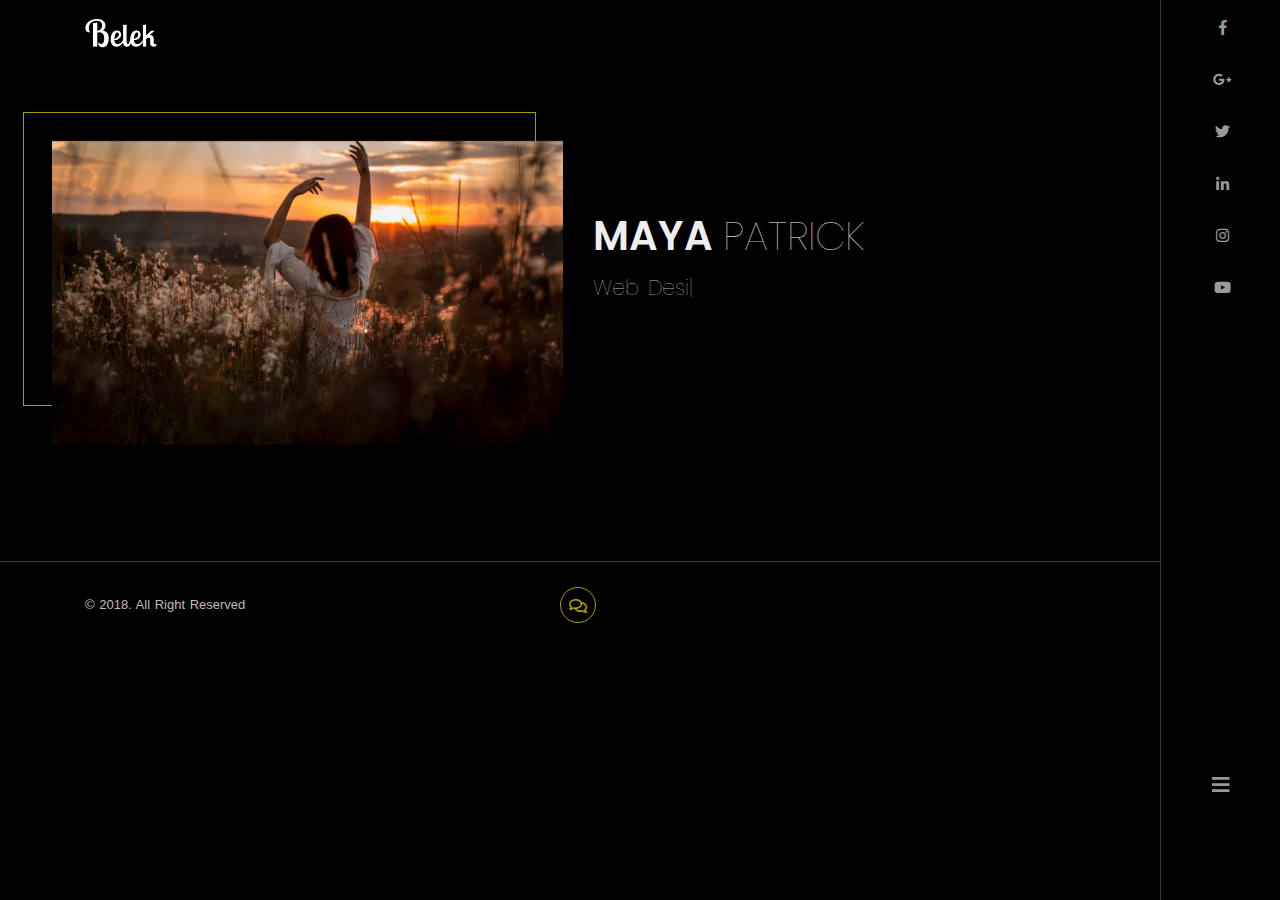
<file: index.html>
<!DOCTYPE HTML>
<html lang="en-US">
   <head>
      <meta charset="UTF-8">
      <title>MAYA</title>
      <!-- Google font -->
      <link href="https://fonts.googleapis.com/css?family=Poppins:400,500i,600" rel="stylesheet">
      <link rel="stylesheet" href="assets/css/fontawesome-all.min.css" />
      <!-- Owl Carousel -->
      <link rel="stylesheet" href="assets/css/owl.carousel.min.css" />
      <!-- Magnific Popup -->
      <link rel="stylesheet" href="assets/css/magnific-popup.css" />
      <!-- Bar Filler -->
      <link rel="stylesheet" href="assets/css/barfiller.css" />
      <!-- Animate Css -->
      <link rel="stylesheet" href="assets/css/animate.min.css" />
      <!-- Bootstrap Css -->
      <link rel="stylesheet" href="assets/css/bootstrap.min.css" />
      <!-- Main Css -->
      <link rel="stylesheet" href="assets/css/style.css" />
      <link rel="stylesheet" type="text/css" href="assets/css/responsive.css" media="all" />
   </head>
   <body>
		<!-- Start Header Section Area -->
		<header class="header_area">
			<div class="container">
				<div class="header_logo">
					<a href=""><img src="assets/images/logo (1).png" alt="" /></a>
				</div>
				<div class="header_sidebar">
					<div class="social">
						<ul>
							<li><a href=""><i class="fab fa-facebook-f"></i></a></li>
							<li><a href=""><i class="fab fa-google-plus-g"></i></a></li>
							<li><a href=""><i class="fab fa-twitter"></i></a></li>
							<li><a href=""><i class="fab fa-linkedin-in"></i></a></li>
							<li><a href=""><i class="fab fa-instagram"></i></a></li>
							<li><a href=""><i class="fab fa-youtube"></i></a></li>
						</ul>
					</div>
					<div class="header_menu">
						<h5 type="button" data-toggle="collapse" data-target="#collapseExample" aria-expanded="false" aria-controls="collapseExample">
							<i class="fas fa-bars"></i>
							<i class="fas fa-times"></i>
						</h5>
						 <div class="collapse" id="collapseExample">
							<div class="main_menu">
								<div class="header_menu">
									<div class="collapse" id="collapseExample">
										<div class="main_menu">
											<ul>
												<li class="active-nav">
													<a href="index.html">Home</a>
												</li>
												<li>
													<a href="about.html">about</a>
												</li>
												<li>
													<a href="service.html">services</a>
												</li>
												<li>
													<a href="work.html">work</a>
												</li>
												<li>
													<a href="contact.html">contact</a>
												</li>
											</ul>
										</div>
									</div>
								</div>
							</div>
						</div> 
					</div>
				</div>
			</div>
		</header>
		<!-- End Header Section Area -->
		<!-- Start Home Section Area -->
		<section class="home_area tab-content pb-100" id="home_content nav-tabContent" aria-labelledby="home">
			<div class="container">
				<div class="row">
					<div class="col-md-6">
						<div class="home_left">
							<div class="home_left_img">
								
							</div>
						</div>
					</div> 
					
					<div class="col-md-6">
						<div class="home_right">
							<h1>Maya <span>patrick</span></h1>
							<h4><span id="ityped"></span></h4>
						</div>
					</div>
				</div>
			</div>
		</section>
		<!-- End Home Section Area -->
		<!-- Start Footer Section Area -->
		<footer class="footer_area">
			<div class="container">
				<div class="row">
					<div class="col-md-5">
						<div class="footer_left">
							<p>&copy; 2018. All Right Reserved</p>
						</div>
					</div>
					<div class="col-md-7">
						<div class="footer_right">
							<a href=""><i class="far fa-comments"></i></a>
						</div>
					</div>
				</div>
			</div>
		</footer>
		<!-- End Footer Section Area -->
		
      <!-- LinkUp Js -->
      <script type="text/javascript" src="assets/js/jquery-1.12.4.min.js"></script>
      <script type="text/javascript" src="assets/js/bootstrap.min.js"></script>
      <script type="text/javascript" src="assets/js/popper.min.js"></script>
      <script type="text/javascript" src="assets/js/onepagenav.js"></script>
      <script type="text/javascript" src="assets/js/jquery.magnific-popup.min.js"></script>
	  <script type="text/javascript" src="assets/js/jquery.hover3d.min.js"></script>
      <script type="text/javascript" src="assets/js/ityped.min.js"></script>
      <script type="text/javascript" src="assets/js/active.js"></script> 
   </body>
</html>
</file>
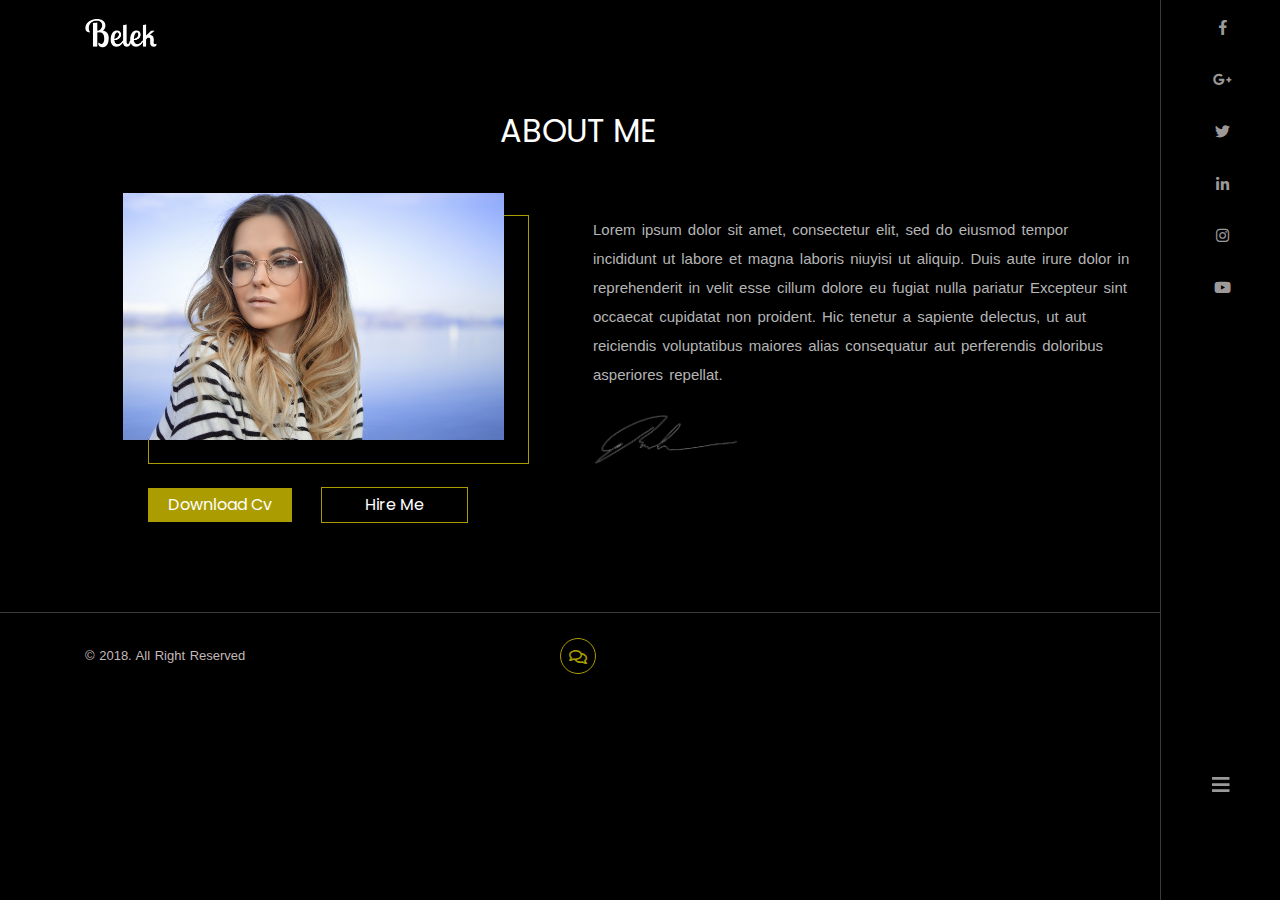
<file: about.html>
<!DOCTYPE HTML>
<html lang="en-US">
   <head>
      <meta charset="UTF-8">
      <title>MAYA</title>
      <!-- Google font -->
      <link href="https://fonts.googleapis.com/css?family=Poppins:400,500i,600" rel="stylesheet">
      <link rel="stylesheet" href="assets/css/fontawesome-all.min.css" />
      <link rel="stylesheet" href="assets/css/animate.min.css" />
      <!-- Bootstrap Css -->
      <link rel="stylesheet" href="assets/css/bootstrap.min.css" />
      <!-- Main Css -->
      <link rel="stylesheet" href="assets/css/style.css" />
      <link rel="stylesheet" type="text/css" href="assets/css/responsive.css" media="all" />
   </head>
   <body>
		<!-- Start Header Section Area -->
		<header class="header_area">
			<div class="container">
				<div class="header_logo">
					<a href=""><img src="assets/images/logo (1).png" alt="" /></a>
				</div>
				<div class="header_sidebar">
					<div class="social">
						<ul>
							<li><a href=""><i class="fab fa-facebook-f"></i></a></li>
							<li><a href=""><i class="fab fa-google-plus-g"></i></a></li>
							<li><a href=""><i class="fab fa-twitter"></i></a></li>
							<li><a href=""><i class="fab fa-linkedin-in"></i></a></li>
							<li><a href=""><i class="fab fa-instagram"></i></a></li>
							<li><a href=""><i class="fab fa-youtube"></i></a></li>
						</ul>
					</div>
					<div class="header_menu">
						<h5 type="button" data-toggle="collapse" data-target="#collapseExample" aria-expanded="false" aria-controls="collapseExample">
							<i class="fas fa-bars"></i>
							<i class="fas fa-times"></i>
						</h5>
						<div class="collapse" id="collapseExample">
							<div class="main_menu">
								<div class="header_menu">
										<!-- <h5 type="button" data-toggle="collapse" data-target="#navbarSupportedContent" aria-expanded="false" aria-controls="navbarSupportedContent">
											<i class="fas fa-bars"></i>
											<i class="fas fa-times"></i>
										</h5>  -->
									<div class="collapse" id="collapseExample">
										<div class="main_menu sticky">
											<ul class="onepage_nav">
												<li>
													<a href="index.html">Home</a>
												</li>
												<li class="active-nav">
													<a href="about.html">about</a>
												</li>
												<li>
													<a href="service.html">services</a>
												</li>
												<li>
													<a href="work.html">work</a>
												</li>
												<li>
													<a href="contact.html">contact</a>
												</li>
											</ul>
										</div>
									</div>
								</div>
							</div>
						</div>
					</div>
				</div>
			</div>
		</header>
		<!-- End Header Section Area -->
		<!--  Start About Section Area  -->
		<section class="home_area about_area pb-100" aria-labelledby="about">
			<div class="container">
				<div class="row">
					<div class="col-xl-12">
						<div class="section_title">
							<h2>about me</h2>
						</div>
					</div>
				</div>
				<div class="row">
					<div class="col-md-6">
						<div class="about_left">
							<div class="about_left_content">
								<div class="about_left_img">
									
								</div>
							</div>
							<a href="" class="blk_btn">download cv</a>
								<a href="" class="border_btn">hire me</a>
						</div>
					</div>
					<div class="col-md-6">
						<div class="about_right">
							<p>
								Lorem ipsum dolor sit amet, consectetur elit, sed do eiusmod tempor incididunt ut labore et magna laboris niuyisi ut aliquip.

								Duis aute irure dolor in reprehenderit in velit esse cillum dolore eu fugiat nulla pariatur Excepteur sint occaecat cupidatat non proident.

								Hic tenetur a sapiente delectus, ut aut reiciendis voluptatibus maiores alias consequatur aut perferendis doloribus asperiores repellat.
							</p>
							<img src="assets/images/signature(1).png" alt="" />
						</div>
					</div>
				</div>
			</div>
		</section>
		
		<!-- End About Section Area -->
		<!-- Start Footer Section Area -->
		<footer class="footer_area">
			<div class="container">
				<div class="row">
					<div class="col-md-5">
						<div class="footer_left">
							<p>&copy; 2018. All Right Reserved</p>
						</div>
					</div>
					<div class="col-md-7">
						<div class="footer_right">
							<a href=""><i class="far fa-comments"></i></a>
						</div>
					</div>
				</div>
			</div>
		</footer>
		<!-- End Footer Section Area -->
      <!-- LinkUp Js -->
      <script type="text/javascript" src="assets/js/jquery-1.12.4.min.js"></script>
      <script type="text/javascript" src="assets/js/bootstrap.min.js"></script>
      <script type="text/javascript" src="assets/js/popper.min.js"></script>
      <script type="text/javascript" src="assets/js/jquery.magnific-popup.min.js"></script>
	  <script type="text/javascript" src="assets/js/jquery.hover3d.min.js"></script>
      <script type="text/javascript" src="assets/js/ityped.min.js"></script>
      <script type="text/javascript" src="assets/js/active.js"></script>
   </body>
</html>
</file>
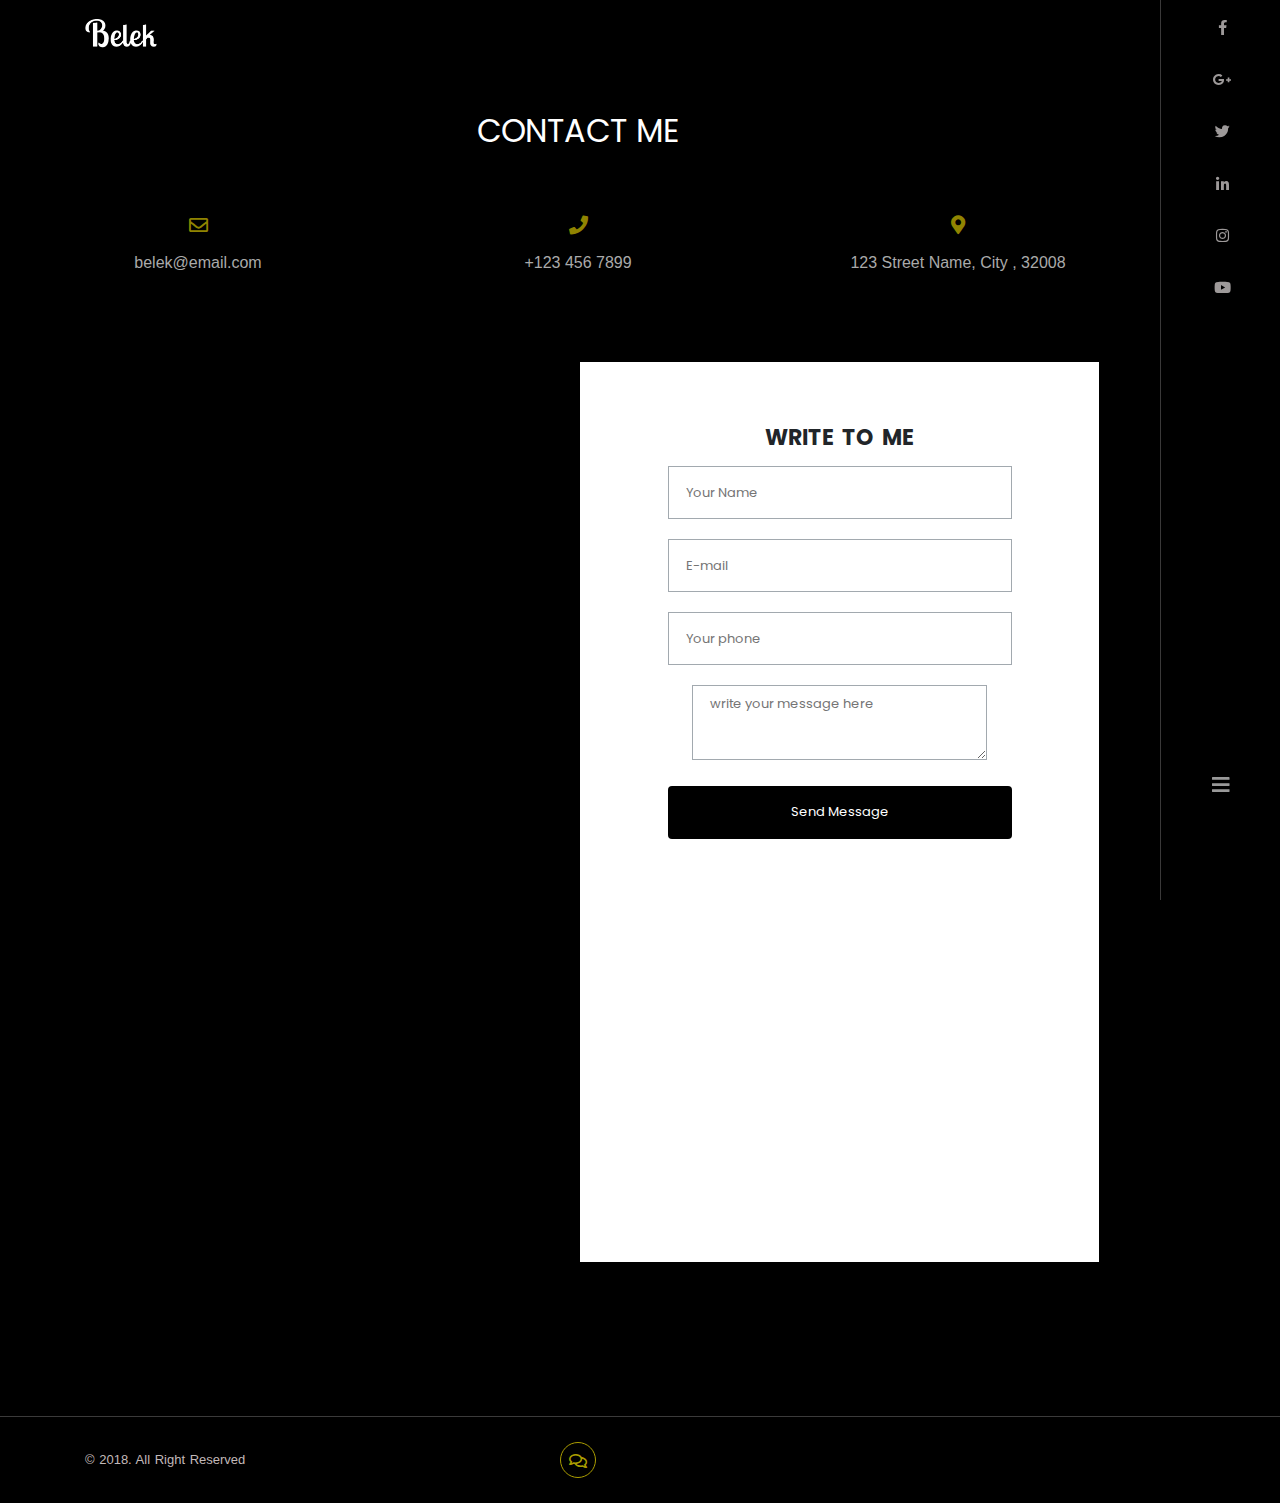
<file: contact.html>
<!DOCTYPE HTML>
<html lang="en-US">
   <head>
      <meta charset="UTF-8">
      <title>MAYA</title>
      <!-- Google font -->
      <link href="https://fonts.googleapis.com/css?family=Poppins:400,500i,600" rel="stylesheet">
      <link rel="stylesheet" href="assets/css/fontawesome-all.min.css" />
      <!-- Owl Carousel -->
      <link rel="stylesheet" href="assets/css/owl.carousel.min.css" />
      <!-- Magnific Popup -->
      <link rel="stylesheet" href="assets/css/magnific-popup.css" />
      <!-- Bar Filler -->
      <link rel="stylesheet" href="assets/css/barfiller.css" />
      <!-- Animate Css -->
      <link rel="stylesheet" href="assets/css/animate.min.css" />
      <!-- Bootstrap Css -->
      <link rel="stylesheet" href="assets/css/bootstrap.min.css" />
      <!-- Main Css -->
      <link rel="stylesheet" href="assets/css/style.css" />
      <link rel="stylesheet" type="text/css" href="assets/css/responsive.css" media="all" />
   </head>
   <body>
		<!-- Start Header Section Area -->
		<header class="header_area">
			<div class="container">
				<div class="header_logo">
					<a href=""><img src="assets/images/logo (1).png" alt="" /></a>
				</div>
				<div class="header_sidebar">
					<div class="social">
						<ul>
							<li><a href=""><i class="fab fa-facebook-f"></i></a></li>
							<li><a href=""><i class="fab fa-google-plus-g"></i></a></li>
							<li><a href=""><i class="fab fa-twitter"></i></a></li>
							<li><a href=""><i class="fab fa-linkedin-in"></i></a></li>
							<li><a href=""><i class="fab fa-instagram"></i></a></li>
							<li><a href=""><i class="fab fa-youtube"></i></a></li>
						</ul>
					</div>
					<div class="header_menu">
						<h5 type="button" data-toggle="collapse" data-target="#collapseExample" aria-expanded="false" aria-controls="collapseExample">
							<i class="fas fa-bars"></i>
							<i class="fas fa-times"></i>
						</h5>
						 <div class="collapse" id="collapseExample">
							<div class="main_menu">
								<div class="header_menu">
									<div class="collapse" id="collapseExample">
										<div class="main_menu sticky">
											<ul>
												<li>
													<a href="index.html">Home</a>
												</li>
												<li>
													<a href="about.html">about</a>
												</li>
												<li>
													<a href="service.html">services</a>
												</li>
												<li>
													<a href="work.html">work</a>
												</li>
												<li class="active-nav">
													<a href="contact.html">contact</a>
												</li>
											</ul>
										</div>
									</div>
								</div>
							</div>
						</div> 
					</div>
				</div>
			</div>
		</header>
		<!-- End Header Section Area -->
		<!-- Start Contact Section Area -->
		<section class="home_area tab-content pb-100" id="home_content nav-tabContent" aria-labelledby="home">
			<div class="container">
				<div class="row">
					<div class="col-md-12">
						<div class="section_title">
							<h2>contact me</h2>
						</div>
					</div>
				</div>
			</div>
			<div class="contact_social">
				<div class="container">
					<div class="row">
						<div class="col-md-4">
							<div class="single_social">
								<i class="far fa-envelope"></i>
								<p>belek@email.com</p>
							</div>
						</div>
						<div class="col-md-4">
							<div class="single_social">
								<i class="fas fa-phone"></i>
								<p>+123 456 7899</p>
							</div>
						</div>
						<div class="col-md-4">
							<div class="single_social">
								<i class="fas fa-map-marker-alt"></i>
								<p>123 Street Name, City , 32008</p>
							</div>
						</div>
					</div>
				</div>
			</div>
			<div class="contact_area">
				<div class="contact_map">
					<iframe src="https://www.google.com/maps/embed?pb=!1m18!1m12!1m3!1d387190.279909073!2d-74.25987368715491!3d40.69767006458873!2m3!1f0!2f0!3f0!3m2!1i1024!2i768!4f13.1!3m3!1m2!1s0x89c24fa5d33f083b%3A0xc80b8f06e177fe62!2sNew+York%2C+NY%2C+USA!5e0!3m2!1sen!2sbd!4v1539339586480" width="600" height="450" frameborder="0" style="border:0" allowfullscreen>
					</iframe>
					<div class="contact_form">
						<h2>WRITE TO ME</h2>
						<form action="">
							<input type="text" name="name" placeholder="Your Name"/>
							<input type="text" name="email" placeholder="E-mail" />
							<input type="text" name="phone" placeholder="Your phone" />
							<textarea name="message" id="" cols="22" rows="3" placeholder="write your message here"></textarea>
							<input type="button" value="send message" />
						</form>
					</div>
				</div>
			</div>
		</section>
		<!-- End Contact Section Area -->
		<!-- Start Footer Section Area -->
		<footer class="footer_area">
			<div class="container">
				<div class="row">
					<div class="col-md-5">
						<div class="footer_left">
							<p>&copy; 2018. All Right Reserved</p>
						</div>
					</div>
					<div class="col-md-7">
						<div class="footer_right">
							<a href=""><i class="far fa-comments"></i></a>
						</div>
					</div>
				</div>
			</div>
		</footer>
		<!-- End Footer Section Area -->
		
      <!-- LinkUp Js -->
      <script type="text/javascript" src="assets/js/jquery-1.12.4.min.js"></script>
      <script type="text/javascript" src="assets/js/bootstrap.min.js"></script>
      <script type="text/javascript" src="assets/js/popper.min.js"></script>
      <script type="text/javascript" src="assets/js/jquery.magnific-popup.min.js"></script>
	  <script type="text/javascript" src="assets/js/jquery.hover3d.min.js"></script>
      <script type="text/javascript" src="assets/js/ityped.min.js"></script>
      <script type="text/javascript" src="assets/js/active.js"></script>
   </body>
</html>
</file>
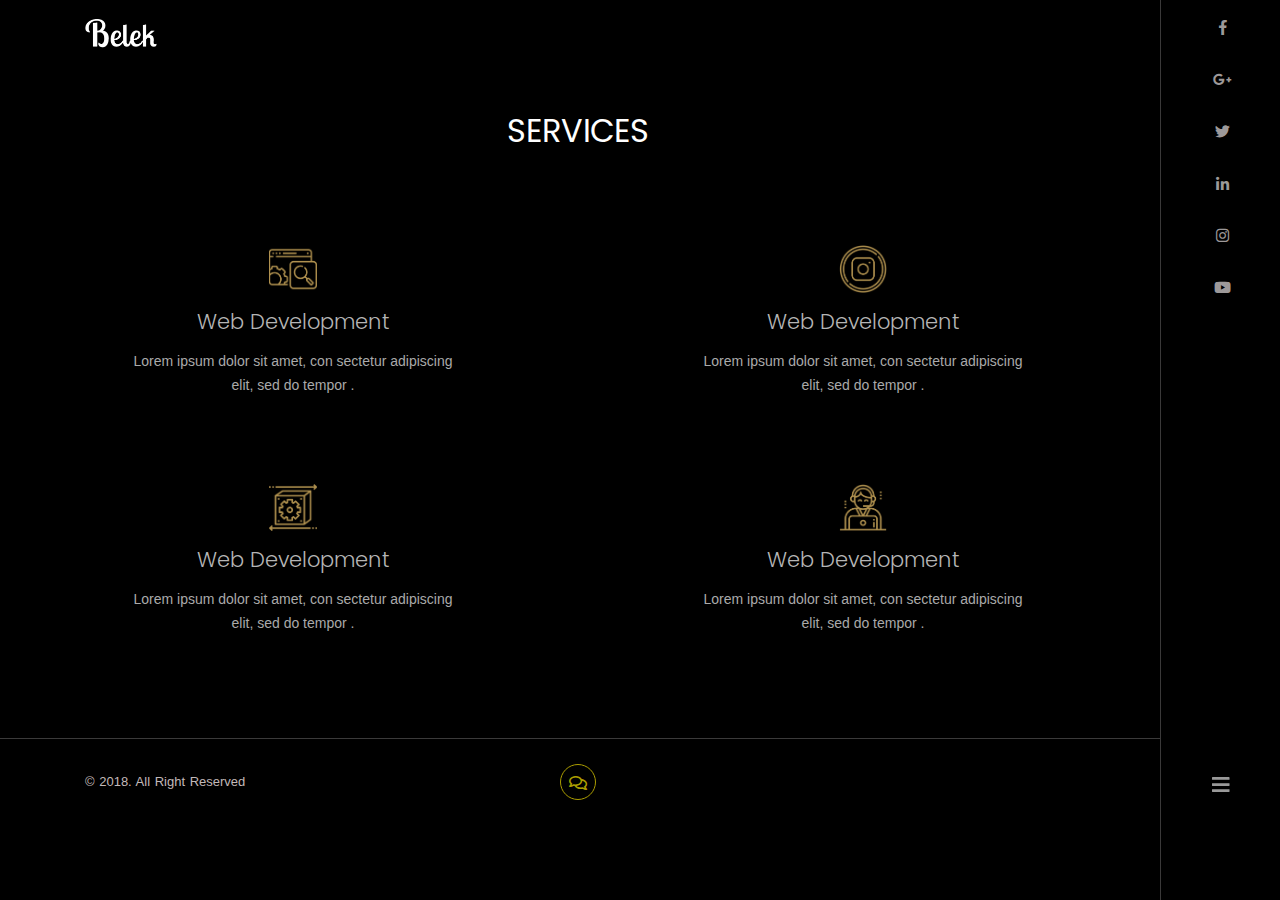
<file: service.html>
<!DOCTYPE HTML>
<html lang="en-US">
   <head>
      <meta charset="UTF-8">
      <title>MAYA</title>
      <!-- Google font -->
      <link href="https://fonts.googleapis.com/css?family=Poppins:400,500i,600" rel="stylesheet">
      <link rel="stylesheet" href="assets/css/fontawesome-all.min.css" />
      <!-- Owl Carousel -->
      <link rel="stylesheet" href="assets/css/owl.carousel.min.css" />
      <!-- Magnific Popup -->
      <link rel="stylesheet" href="assets/css/magnific-popup.css" />
      <!-- Bar Filler -->
      <link rel="stylesheet" href="assets/css/barfiller.css" />
      <!-- Animate Css -->
      <link rel="stylesheet" href="assets/css/animate.min.css" />
      <!-- Bootstrap Css -->
      <link rel="stylesheet" href="assets/css/bootstrap.min.css" />
      <!-- Main Css -->
      <link rel="stylesheet" href="assets/css/style.css" />
      <link rel="stylesheet" type="text/css" href="assets/css/responsive.css" media="all" />
   </head>
   <body>
		<!-- Start Header Section Area -->
		<header class="header_area">
			<div class="container">
				<div class="header_logo">
					<a href=""><img src="assets/images/logo (1).png" alt="" /></a>
				</div>
				<div class="header_sidebar">
					<div class="social">
						<ul>
							<li><a href=""><i class="fab fa-facebook-f"></i></a></li>
							<li><a href=""><i class="fab fa-google-plus-g"></i></a></li>
							<li><a href=""><i class="fab fa-twitter"></i></a></li>
							<li><a href=""><i class="fab fa-linkedin-in"></i></a></li>
							<li><a href=""><i class="fab fa-instagram"></i></a></li>
							<li><a href=""><i class="fab fa-youtube"></i></a></li>
						</ul>
					</div>
					<div class="header_menu">
						<h5 type="button" data-toggle="collapse" data-target="#collapseExample" aria-expanded="false" aria-controls="collapseExample">
							<i class="fas fa-bars"></i>
							<i class="fas fa-times"></i>
						</h5>
						<div class="collapse" id="collapseExample">
							<div class="main_menu">
								<div class="header_menu">
									<h5 type="button" data-toggle="collapse" data-target="#collapseExample" aria-expanded="false" aria-controls="collapseExample">
										<i class="fas fa-bars"></i>
										<i class="fas fa-times"></i>
									</h5>
									<div class="collapse" id="collapseExample">
										<div class="main_menu">
											<ul class="onepage_nav">
												<li>
													<a href="index.html">Home</a>
												</li>
												<li>
													<a href="about.html">about</a>
												</li>
												<li class="active-nav">
													<a href="service.html">services</a>
												</li>
												<li>
													<a href="work.html">work</a>
												</li>
												<li>
													<a href="contact.html">contact</a>
												</li>
											</ul>
										</div>
									</div>
								</div>
							</div>
						</div>
					</div>
				</div>
			</div>
		</header>
		<!-- End Header Section Area -->
		<!-- Start Service Area -->
		<section class="home_area about_area" aria-labelledby="about">
			<div class="container">
				<div class="row">
					<div class="col-xl-12">
						<div class="section_title">
							<h2>Services</h2>
						</div>
					</div>
				</div>
				
				<div class="service_left">
					<div class="row">
						<div class="col-xl-6">
							<div class="single_service">
								<img src="assets/images/browser.png" alt="" />
								<h2>Web Development</h2>
								<p>Lorem ipsum dolor sit amet, con sectetur adipiscing elit, sed do tempor .</p>
							</div>
						</div>
						<div class="col-xl-6">
							<div class="single_service">
								<img src="assets/images/instagram.png" alt="" />
								<h2>Web Development</h2>
								<p>Lorem ipsum dolor sit amet, con sectetur adipiscing elit, sed do tempor .</p>
							</div>
						</div>
						<div class="col-xl-6">
							<div class="single_service">
								<img src="assets/images/processing.png" alt="" />
								<h2>Web Development</h2>
								<p>Lorem ipsum dolor sit amet, con sectetur adipiscing elit, sed do tempor .</p>
							</div>
						</div>
						<div class="col-xl-6">
							<div class="single_service">
								<img src="assets/images/support.png" alt="" />
								<h2>Web Development</h2>
								<p>Lorem ipsum dolor sit amet, con sectetur adipiscing elit, sed do tempor .</p>
							</div>
						</div>
					</div>
				</div>
			</div>	
		</section>
		<!-- End Service Area -->
		<!-- Start Footer Section Area -->
		<footer class="footer_area">
			<div class="container">
				<div class="row">
					<div class="col-md-5">
						<div class="footer_left">
							<p>&copy; 2018. All Right Reserved</p>
						</div>
					</div>
					<div class="col-md-7">
						<div class="footer_right">
							<a href=""><i class="far fa-comments"></i></a>
						</div>
					</div>
				</div>
			</div>
		</footer>
		<!-- End Footer Section Area -->
		
      <!-- LinkUp Js -->
      <script type="text/javascript" src="assets/js/jquery-1.12.4.min.js"></script>
      <script type="text/javascript" src="assets/js/bootstrap.min.js"></script>
      <script type="text/javascript" src="assets/js/popper.min.js"></script>
      <script type="text/javascript" src="assets/js/jquery.magnific-popup.min.js"></script>
	  <script type="text/javascript" src="assets/js/jquery.hover3d.min.js"></script>
      <script type="text/javascript" src="assets/js/ityped.min.js"></script>
      <script type="text/javascript" src="assets/js/active.js"></script>
   </body>
</html>
</file>
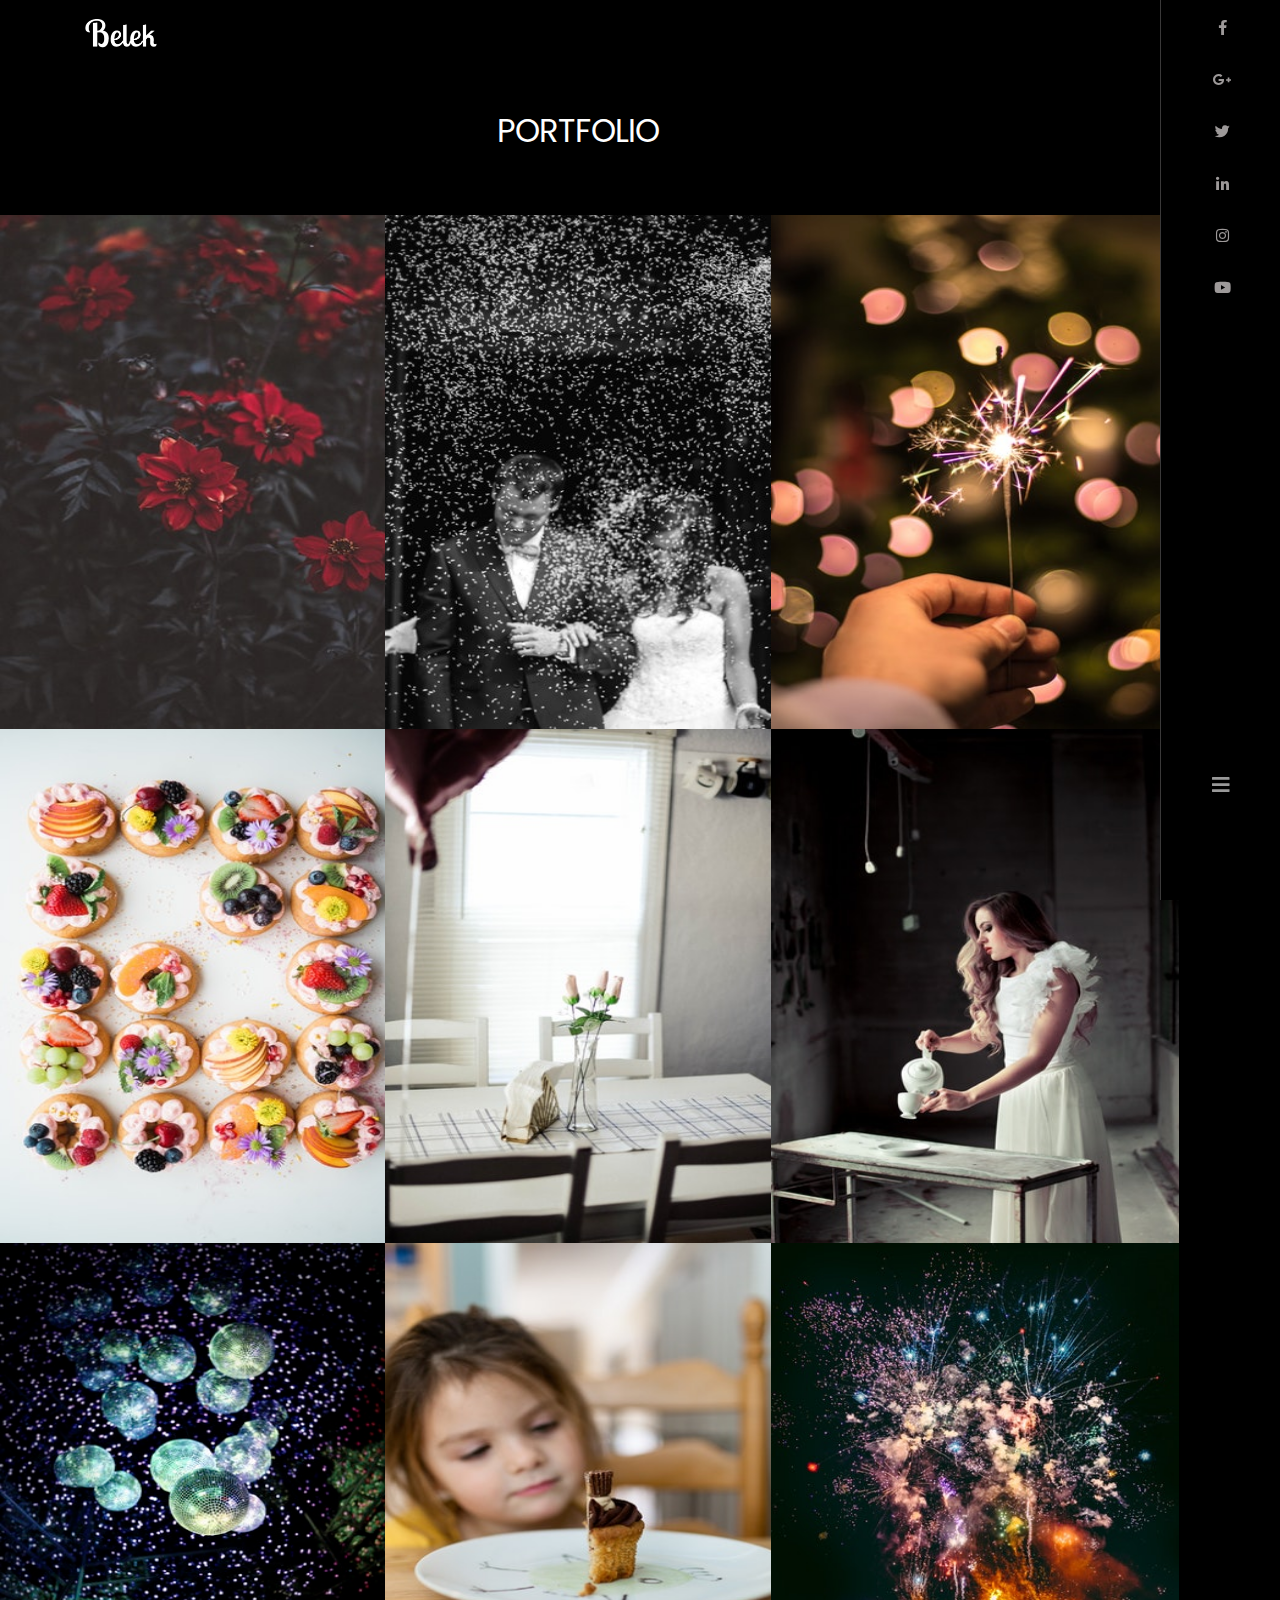
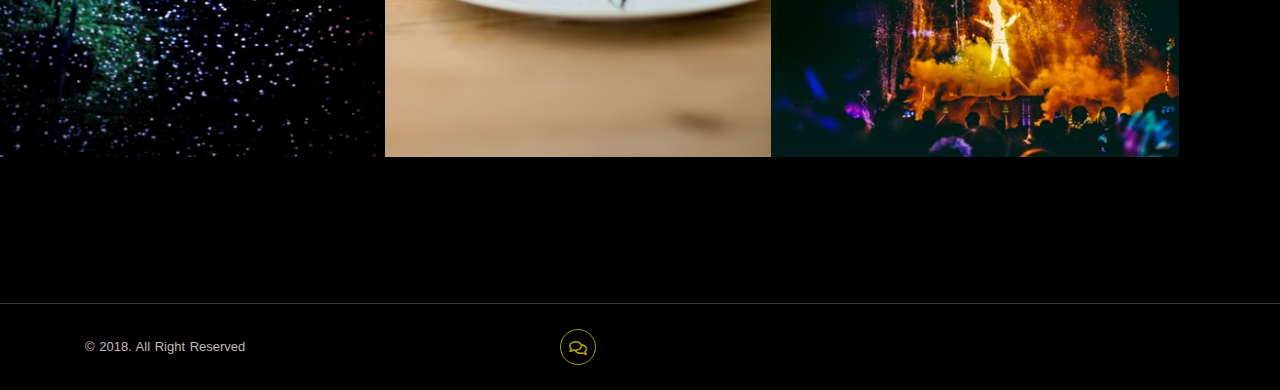
<file: work.html>
<!DOCTYPE HTML>
<html lang="en-US">
   <head>
      <meta charset="UTF-8">
      <title>MAYA</title>
      <!-- Google font -->
      <link href="https://fonts.googleapis.com/css?family=Poppins:400,500i,600" rel="stylesheet">
      <link rel="stylesheet" href="assets/css/fontawesome-all.min.css" />
      <link rel="stylesheet" href="assets/css/animate.min.css" />
      <link rel="stylesheet" href="assets/css/magnific-popup.css" />
      <!-- Bootstrap Css -->
      <link rel="stylesheet" href="assets/css/bootstrap.min.css" />
      <!-- Main Css -->
      <link rel="stylesheet" href="assets/css/style.css" />
      <link rel="stylesheet" type="text/css" href="assets/css/responsive.css" media="all" />
   </head>
   <body>
		<!-- Start Header Section Area -->
		<header class="header_area">
			<div class="container">
				<div class="header_logo">
					<a href=""><img src="assets/images/logo (1).png" alt="" /></a>
				</div>
				<div class="header_sidebar">
					<div class="social">
						<ul>
							<li><a href=""><i class="fab fa-facebook-f"></i></a></li>
							<li><a href=""><i class="fab fa-google-plus-g"></i></a></li>
							<li><a href=""><i class="fab fa-twitter"></i></a></li>
							<li><a href=""><i class="fab fa-linkedin-in"></i></a></li>
							<li><a href=""><i class="fab fa-instagram"></i></a></li>
							<li><a href=""><i class="fab fa-youtube"></i></a></li>
						</ul>
					</div>
					<div class="header_menu">
						<h5 type="button" data-toggle="collapse" data-target="#collapseExample" aria-expanded="false" aria-controls="collapseExample">
							<i class="fas fa-bars"></i>
							<i class="fas fa-times"></i>
						</h5>
						<div class="collapse" id="collapseExample">
							<div class="main_menu">
								<div class="header_menu">
										<!-- <h5 type="button" data-toggle="collapse" data-target="#navbarSupportedContent" aria-expanded="false" aria-controls="navbarSupportedContent">
											<i class="fas fa-bars"></i>
											<i class="fas fa-times"></i>
										</h5>  -->
						<div class="collapse" id="collapseExample">
							<div class="main_menu sticky">
								<ul class="onepage_nav">
									<li>
										<a href="index.html">Home</a>
									</li>
									<li>
										<a href="about.html">about</a>
									</li>
									<li>
										<a href="service.html">services</a>
									</li>
									<li class="active-nav">
										<a href="work.html">work</a>
									</li>
									<li>
										<a href="contact.html">contact</a>
									</li>
								</ul>
							</div>
						</div>
					</div>
							</div>
						</div>
						
					</div>
					
				</div>
			</div>
		</header>
		<!-- End Header Section Area -->
		<!--  Start work Section Area  -->
		<section class="home_area about_area pb-100" aria-labelledby="about">
			<div class="container">
				<div class="row">
					<div class="col-xl-12">
						<div class="section_title">
							<h2>portfolio</h2>
						</div>
					</div>
				</div>
			</div>
			<div class="works">
				<div class="row no-gutters">
					<div class="col-md-4">
						<div class="single_work">
							<img src="assets/images/work1.jpg" alt="" />
							<div class="work_cont">
								<h4>Title Projet</h4>
								<p>Web Design</p>
								<a href="assets/images/work1.jpg"><i class="fas fa-arrows-alt"></i></a>
							</div>
							
						</div>
					</div>
					<div class="col-md-4">
						<div class="single_work">
							<img src="assets/images/work2.jpg" alt="" />
							<div class="work_cont">
								<h4>Title Projet</h4>
								<p>Web Design</p>
								<a href="assets/images/work2.jpg"><i class="fas fa-arrows-alt"></i></a>
							</div>
							
						</div>
					</div>
					<div class="col-md-4">
						<div class="single_work">
							<img src="assets/images/work5.jpg" alt="" />
							<div class="work_cont">
								<h4>Title Projet</h4>
								<p>Web Design</p>
								<a href="assets/images/work5.jpg"><i class="fas fa-arrows-alt"></i></a>
							</div>
						</div>
					</div>
					<div class="col-md-4">
						<div class="single_work">
							<img src="assets/images/work7.jpg" alt="" />
							<div class="work_cont">
								<h4>Title Projet</h4>
								<p>Web Design</p>
								<a href="assets/images/work7.jpg"><i class="fas fa-arrows-alt"></i></a>
							</div>
						</div>
					</div>
					<div class="col-md-4">
						<div class="single_work">
							<img src="assets/images/work9.jpg" alt="" />
							<div class="work_cont">
								<h4>Title Projet</h4>
								<p>Web Design</p>
								<a href="assets/images/work9.jpg"><i class="fas fa-arrows-alt"></i></a>
							</div>
						</div>
					</div>
					<div class="col-md-4">
						<div class="single_work">
							<img src="assets/images/work10.jpg" alt="" />
							<div class="work_cont">
								<h4>Title Projet</h4>
								<p>Web Design</p>
								<a href="assets/images/work10.jpg"><i class="fas fa-arrows-alt"></i></a>
							</div>
						</div>
					</div>
					<div class="col-md-4">
						<div class="single_work">
							<img src="assets/images/work3.jpg" alt="" />
							<div class="work_cont">
								<h4>Title Projet</h4>
								<p>Web Design</p>
								<a href="assets/images/work3.jpg"><i class="fas fa-arrows-alt"></i></a>
							</div>
						</div>
					</div>
					<div class="col-md-4">
						<div class="single_work">
							<img src="assets/images/work11.jpg" alt="" />
							<div class="work_cont">
								<h4>Title Projet</h4>
								<p>Web Design</p>
								<a href="assets/images/work11.jpg"><i class="fas fa-arrows-alt"></i></a>
							</div>
						</div>
					</div>
					<div class="col-md-4">
						<div class="single_work">
							<img src="assets/images/work12.jpg" alt="" />
							<div class="work_cont">
								<h4>Title Projet</h4>
								<p>Web Design</p>
								<a href="assets/images/work12.jpg"><i class="fas fa-arrows-alt"></i></a>
							</div>
						</div>
					</div> 
				</div>
			</div>
		</section>
		
		<!-- End work Section Area -->
		<!-- Start Footer Section Area -->
		<footer class="footer_area">
			<div class="container">
				<div class="row">
					<div class="col-md-5">
						<div class="footer_left">
							<p>&copy; 2018. All Right Reserved</p>
						</div>
					</div>
					<div class="col-md-7">
						<div class="footer_right">
							<a href=""><i class="far fa-comments"></i></a>
						</div>
					</div>
				</div>
			</div>
		</footer>
		<!-- End Footer Section Area -->
		
      <!-- LinkUp Js -->
      <script type="text/javascript" src="assets/js/jquery-1.12.4.min.js"></script>
      <script type="text/javascript" src="assets/js/bootstrap.min.js"></script>
      <script type="text/javascript" src="assets/js/popper.min.js"></script>
      <script type="text/javascript" src="assets/js/jquery.magnific-popup.min.js"></script>
	  <script type="text/javascript" src="assets/js/jquery.hover3d.min.js"></script>
      <script type="text/javascript" src="assets/js/ityped.min.js"></script>
      <script type="text/javascript" src="assets/js/active.js"></script>
   </body>
</html>
</file>
<file: assets/css/barfiller.css>
.barfiller {
    width:100%;
    height:5px;
    background:#fcfcfc;
    border:1px solid #ccc;
    position:relative;
    margin-bottom:20px;
    box-shadow: inset 1px 4px 9px -6px rgba(0,0,0,.5); 
    -moz-box-shadow: inset 1px 4px 9px -6px rgba(0,0,0,.5); 
}

.barfiller .fill {
    display:block;
    position:relative;
    width:0px;
    height:100%;
    background:#333;
    z-index:1;
}

.barfiller .tipWrap {
    display:none;
}

.barfiller .tip {
    margin-top:-30px;
    padding:2px 4px;
    font-size:11px;
    color:#fff;
    left:0px;
    position:absolute;
    z-index:2;
    background: #333;
} 

.barfiller .tip:after {
    border:solid;
    border-color:rgba(0,0,0,.8) transparent;
    border-width:6px 6px 0 6px;
    content:"";
    display:block;
    position:absolute;
    left:9px;
    top:100%;
    z-index:9
}
</file>
<file: assets/css/style.css>
/* Base CSS */
a:focus { outline: 0 solid }
a{display:inline-block}
img {
	width: 100%;
    height: auto;
}
h1,
h2,
h3,
h4,
h5,
h6 {
    margin: 0 0 15px;
    font-weight: 700;
}
ul{
	margin:0;
	padding:0;
	list-style:none
}
p{
	font-size:14px;
	margin-bottom:0px;
	font-family:'Karla', sans-serif;
}
body {
	font-family: 'Poppins', sans-serif;
	font-size: 14px;
	line-height: 1.4;
	background-color: #000;
}
a{
	color:#333;
	text-decoration:none;
}
a:hover { text-decoration: none }
.bg {
}
.bg_before{}
.transition{transition:.5s}
.mb-150{margin-bottom:150px}
.mt-50{margin-top:50px}
.mb-50{margin-bottom:50px}
.mt-100{margin-top:100px}
.ml-100{margin-left:100px}
.pt-100{padding-top:100px}
.pb-100{padding-bottom:100px}
.blk_btn {
	font-size: 16px;
	background-color: #AB9D01;
	 padding: 6px 20px; 
	color: #fff;
	margin-right: 25px;
	transition:.6s;
	text-transform:capitalize;
}
.blk_btn:hover {
	color:#000;
}
.border_btn {
	font-size: 16px;
	background-color: transparent;
	padding: 6px 43px;
	color: #fff;
	margin-right: 25px;
	transition: .6s;
	text-transform: capitalize;
	border: 1px solid #AB9D01;
	color: #fff;
}
.border_btn:hover {
	color:#AB9D01
}
.transition{transition:.5s}
/* Home Page */
/* Start Header Section Area Css */
.header_area {
	position: relative;
	z-index: 99999;
	padding: 18px 0px;
}
.header_logo {
	
}
.header_logo a{}
.header_logo img {
	width: 51%;
}
.header_sidebar {
	position: fixed;
	right: 0;
	width: 120px;
	height: 100vh;
	top: 0;
	text-align: center;
	background-color: #000;
	border-left: 1px solid #3A3939;
}

.social{}
.social ul {
	position: fixed;
	right: 38px;
	top: 10px;
}
.social ul li {
	margin-bottom: 17px;
	display: block;
}
.social ul li a{
	/* font-size: 16px;
	text-transform: capitalize;
	color: #333; */
	}
.social ul li a .fab {
	font-size: 15px;
	color: #9d9999;
	padding: 10px;
	transition: .6s;
}
.social ul li a .fab:hover{
	color:#fff
}
.header_menu {
	position: fixed;
	right: 50px;
	bottom: 90px;
}
.header_menu i.fas {
	color: #999;
	transition:.6s
}
.header_menu i.fas:hover {
	color: #fff;
}
.header_menu h5[aria-expanded="false"] i.fas.fa-bars{
	display:block;
}
.header_menu h5[aria-expanded="true"] i.fas.fa-times{
	display:block;
}
.header_menu h5 {
	
}
.header_menu h5 i.fas{display:none}
.header_menu h5{cursor:pointer}
.header_menu a.fas{}
.main_menu{}
.main_menu ul {
	position: fixed;
	right: 122px;
	bottom: 90px;
	background-color: #fff;
}
.main_menu ul li {
	display: inline-block;
	margin-right: 10px;
}
.main_menu ul li a {
	font-size: 16px;
	padding: 10px;
	text-transform: capitalize;
	color: #333;
}
.home_area {
	width: calc(100% - 124px);
margin: 46px 0px;
}
.home_left {
	position: relative;
	border: 1px solid #AB9D01;
	width: 95%;
	height: 294px;
}
.home_left_img{position:relative}
.home_left_img::before {
	position: absolute;
	content: '';
 	background-image: url("../images/home.jpg"); 
	width: 100%;
	height: 304px;
	top: 28px;
	left: 28px;
	background-position: center;
	background-size: cover;
}
.project__image img {
	position:relative;
}
.home_right {
	padding: 100px 0px;
}
.home_right h1 {
	text-transform: uppercase;
	color: #EEEEEE;
	font-weight: 501;
}
.home_right span {
	color: #B2B2B2;
	font-weight: lighter;
}
.home_right h4 {
	color: #555;
	text-transform: capitalize;
	font-weight: 400;
	font-size: 21px;
	word-spacing: 3px;
}
/*  End Header Section Area Css  */
/*  Start Footer Section Area Css  */
.footer_area {
	/* position: fixed; */
	width: 100%;
	background-color: #000;
	z-index: 99;
	padding: 25px 0px;
	border-top: 1px solid rgba(195, 192, 192, 0.3);
	z-index: 9999;
}
.footer_left {
	padding: 9px 0px;
}
.footer_left p {
	font-size: 13px;
	color: #c2b9b9;
	word-spacing: 1px;
}
.footer_right{}
.footer_right a{}
.footer_right a i.far {
	font-size: 16px;
	border: 1px solid #AB9D01;
	width: 36px;
	height: 36px;
	text-align: center;
	line-height: 36px;
	border-radius: 50%;
	color: #AB9D01;
	transition:.6s
}
.footer_right a i.far:hover {
	color: #fff;
}
.{}
/*  End Footer Section Area Css  */

/* ABOUT PAGE */
/*  Start About Section Area Css */ 
.about_area{}
.section_title {
	text-align: center;
	margin-bottom: 65px;
}
.section_title h2 {
	font-size: 32px;
	text-transform: uppercase;
	color: #fff;
	font-weight: 400;
}
.about_left {
	position: absolute;
	right: 49px;
}
.about_left img{}
.about_left_content {
	border: 1px solid #AB9D01;
	width: 381px;
	height: 249px;
margin-bottom: 23px; 
}
.about_left_img {
	background-image: url("../images/about.jpg");
	width: 100%;
	height: 80%;
	background-position: center;
	background-size: cover;
	position: absolute;
	left: -25px;
	top: -22px;
}
.about_left_content a{}
.about_right{}
.about_right p {
	font-size: 15px;
	line-height: 29px;
	color: #B5B5B5;
	word-spacing: 2px;
}
.about_right img {
	width: 27%;
	margin-top: 24px;
} 
ul li.active-nav a {
	color: #938701;
	font-weight: 800;
}
/*  End About Section Area Css */ 

/* Service Page */
/* End Service Section Area Css */ 
.service_left{}
.single_service {
	padding: 30px;
	text-align: center;
	margin-bottom: 27px;
}
.single_service img {
	width: 10%;
}
.single_service h2 {
	font-size: 21px;
	margin-top: 16px;
	font-weight: 300;
	color: #B5B5B5;
}
.single_service p {
	padding: 0px 74px;
	line-height: 24px;
	color: #aaa;
	font-size: 14px;
}

/* End Service Section Area Css */ 

/* Work Page */
/* Start Work Section Area Css */ 
.mfp-arrow.mfp-arrow-right.mfp-prevent-close {
	margin-right: 135px;
}
.works{}
.single_work {
	position: relative;
}
.single_work::before {
	position: absolute;
	content: '';
	top: 0px;
	left: 0px;
	width: 0px;
	height: 100%;
	background-color: #000;
	opacity: 0;
	transition: .5s;
}
.single_work:hover::before {
	width: 50%;
	opacity: .4;
}
.single_work::after {
	position: absolute;
	content: '';
	top: 0;
	right: 0px;
	width: 0px;
	height: 100%;
	background: #000;
	opacity: 0;
	transition: .5s;
}
.single_work:hover::after {
	opacity: .4;
	width: 50%;
}
.single_work img {
	height: 514px;
	width: 408px;
}
.work_cont {
	position: absolute;
	top: 39%;
	left: 50%;
	color: #fff;
	transform: translate(-50%, -50%);
	text-align: center;
	z-index: 999;
	opacity: 0;
	transition: .5s;
}
.single_work:hover .work_cont {
	opacity: 1;
	top: 50%;
}
.work_cont h4 {
	font-size: 32px;
	text-transform: capitalize;
	word-spacing: 1px;
}
.work_cont p {
	font-size: 17px;
}
.work_cont a{}
.work_cont a i.fas {
	color: #ffff;
	font-size: 20px;
	margin-top: 15px;
}
/* End Work Section Area Css */
/* Contact Page */
/* Start Contact Section Area Css */
.contact_social {
	margin-bottom: 76px;
}
.single_social {
	text-align: center;
	color: #7CA95C;
}
.single_social i.far, .single_social i.fas {
	font-size: 19px;
	color: #908401;
}
.single_social p {
	color: #aaa;
	padding: 14px 0px;
	font-size: 16px;
}
.contact_area{}
.contact_map{}
.contact_map iframe {
	width: 100%;
	position: relative;
	height: 100vh;
}
.contact_form{}
.contact_form h2 {
	font-size: 22px;
	/* text-transform: capitalize; */
	word-spacing: 3px;
}
.contact_form {
	width: 519px;
	position: absolute;
	top: 362px;
	right: 124px;
	background-color: #fff;
	padding: 63px 64px;
	margin-right: 57px;
	height: 100vh;
	text-align: center;
}
.contact_form input {
	width: 344px;
	height: 53px;
	padding: 17px;
	margin-bottom: 20px;
	font-size: 13px;
	color: #A2A9AF;
	border: 1px solid #A2A9AF;
}
.contact_form textarea {
	padding: 9px 17px;
	font-size: 13px;
	color: #A2A9AF;
	border: 1px solid #A2A9AF;
	margin-bottom:20px;
}
.contact_form [type="button"] {
	padding: 5px;
	text-transform: capitalize;
	background-color: #000;
	color: #fff;
	border: navajowhite;
	border-radius: 4px;
}
/* End Contact Section Area Css */
</file>
<file: assets/css/responsive.css>
/* XL Device :1200px. */
@media (min-width: 1200px) and (max-width: 1500px) {


}

/* LG Device :992px. */
@media (min-width: 992px) and (max-width: 1200px) {


}


/* MD Device :768px. */
@media (min-width: 768px) and (max-width: 991px) {


}


/* Extra small Device. */
@media (max-width: 767px) {
	
}

/* SM Small Device :550px. */
@media only screen and (min-width: 576px) and (max-width: 767px) {
.header_area.sticky.scroll-header {
	display:none
}






}
</file>
